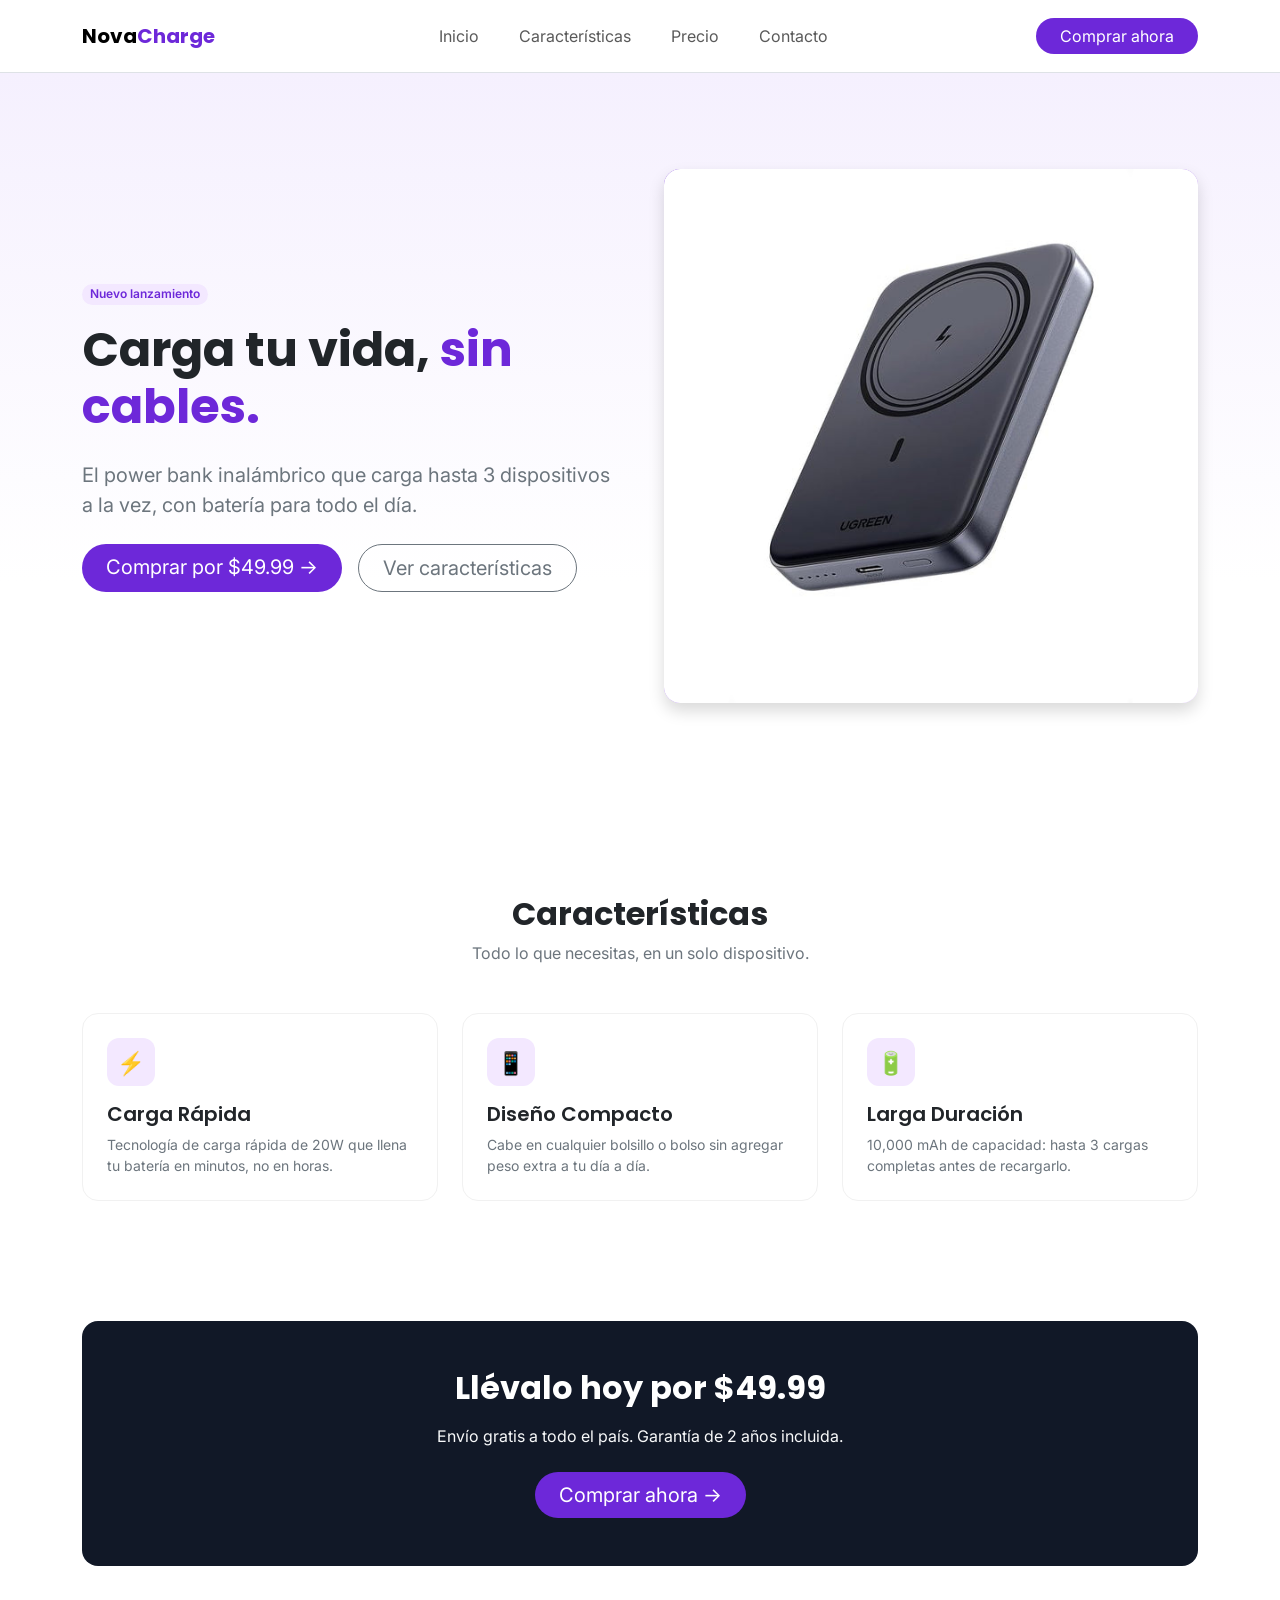
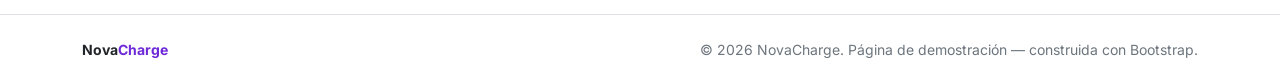
<file: Bootstrap/index.html>
<!DOCTYPE html>
<html lang="es">
<head>
  <meta charset="UTF-8">
  <meta name="viewport" content="width=device-width, initial-scale=1.0">
  <title>NovaCharge | Versión Bootstrap</title>

  <link rel="preconnect" href="https://fonts.googleapis.com">
  <link href="https://fonts.googleapis.com/css2?family=Poppins:wght@600;700;800&family=Inter:wght@400;500;600&display=swap" rel="stylesheet">

  <!-- Bootstrap CSS vía CDN -->
  <link href="https://cdn.jsdelivr.net/npm/bootstrap@5.3.3/dist/css/bootstrap.min.css" rel="stylesheet">

  <!-- Nuestros ajustes de marca (Bootstrap no trae estos estilos, hay que agregarlos aparte) -->
  <link rel="stylesheet" href="styles.css">
</head>
<body>

  <!-- ===== NAVBAR ===== -->
  <header class="navbar navbar-expand-md bg-white sticky-top border-bottom py-3">
    <div class="container">
      <a class="navbar-brand fw-bold" href="#">Nova<span class="text-brand">Charge</span></a>

      <button class="navbar-toggler" type="button" data-bs-toggle="collapse" data-bs-target="#navMenu">
        <span class="navbar-toggler-icon"></span>
      </button>

      <div class="collapse navbar-collapse" id="navMenu">
        <ul class="navbar-nav mx-auto gap-md-4 text-center">
          <li class="nav-item"><a class="nav-link" href="#inicio">Inicio</a></li>
          <li class="nav-item"><a class="nav-link" href="#caracteristicas">Características</a></li>
          <li class="nav-item"><a class="nav-link" href="#precio">Precio</a></li>
          <li class="nav-item"><a class="nav-link" href="#contacto">Contacto</a></li>
        </ul>
        <a href="#precio" class="btn btn-brand rounded-pill px-4">Comprar ahora</a>
      </div>
    </div>
  </header>

  <!-- ===== HERO ===== -->
  <section id="inicio" class="hero-section py-5">
    <div class="container py-5">
      <div class="row align-items-center g-5">
        <div class="col-md-6">
          <span class="badge rounded-pill bg-brand-soft text-brand fw-semibold mb-3">Nuevo lanzamiento</span>
          <h1 class="fw-bold display-5 mb-4">Carga tu vida, <span class="text-brand">sin cables.</span></h1>
          <p class="text-secondary fs-5 mb-4">
            El power bank inalámbrico que carga hasta 3 dispositivos a la vez, con batería para todo el día.
          </p>
          <div class="d-flex flex-wrap gap-3">
            <a href="#precio" class="btn btn-brand btn-lg rounded-pill px-4">Comprar por $49.99 →</a>
            <a href="#caracteristicas" class="btn btn-outline-secondary btn-lg rounded-pill px-4">Ver características</a>
          </div>
        </div>

        <div class="col-md-6">
          <div class="hero-visual rounded-4 shadow overflow-hidden">
            <img src="powerbank.jpg" alt="Power bank inalámbrico NovaCharge" class="w-100 h-100 object-fit-cover">
          </div>
        </div>
      </div>
    </div>
  </section>

  <!-- ===== CARACTERÍSTICAS ===== -->
  <section id="caracteristicas" class="py-5">
    <div class="container py-5">
      <h2 class="fw-bold text-center mb-2">Características</h2>
      <p class="text-secondary text-center mb-5">Todo lo que necesitas, en un solo dispositivo.</p>

      <div class="row g-4">
        <div class="col-md-4">
          <div class="card feature-card h-100 border-0 p-2">
            <div class="card-body">
              <div class="feature-icon mb-3">⚡</div>
              <h3 class="h5 fw-semibold">Carga Rápida</h3>
              <p class="text-secondary small mb-0">Tecnología de carga rápida de 20W que llena tu batería en minutos, no en horas.</p>
            </div>
          </div>
        </div>

        <div class="col-md-4">
          <div class="card feature-card h-100 border-0 p-2">
            <div class="card-body">
              <div class="feature-icon mb-3">📱</div>
              <h3 class="h5 fw-semibold">Diseño Compacto</h3>
              <p class="text-secondary small mb-0">Cabe en cualquier bolsillo o bolso sin agregar peso extra a tu día a día.</p>
            </div>
          </div>
        </div>

        <div class="col-md-4">
          <div class="card feature-card h-100 border-0 p-2">
            <div class="card-body">
              <div class="feature-icon mb-3">🔋</div>
              <h3 class="h5 fw-semibold">Larga Duración</h3>
              <p class="text-secondary small mb-0">10,000 mAh de capacidad: hasta 3 cargas completas antes de recargarlo.</p>
            </div>
          </div>
        </div>
      </div>
    </div>
  </section>

  <!-- ===== CTA / PRECIO ===== -->
  <section id="precio" class="py-4">
    <div class="container">
      <div class="cta-banner rounded-4 text-center text-white px-4 py-5">
        <h2 class="fw-bold mb-3">Llévalo hoy por $49.99</h2>
        <p class="text-light mb-4">Envío gratis a todo el país. Garantía de 2 años incluida.</p>
        <a href="#contacto" class="btn btn-brand btn-lg rounded-pill px-4">Comprar ahora →</a>
      </div>
    </div>
  </section>

  <!-- ===== FOOTER ===== -->
  <footer id="contacto" class="border-top py-4 mt-4">
    <div class="container d-flex flex-column flex-md-row justify-content-between align-items-center gap-3 small text-secondary">
      <p class="fw-bold text-dark mb-0">Nova<span class="text-brand">Charge</span></p>
      <p class="mb-0">© 2026 NovaCharge. Página de demostración — construida con Bootstrap.</p>
    </div>
  </footer>

  <!-- Bootstrap JS (Popper incluido) — necesario para que funcione el menú colapsable en móvil -->
  <script src="https://cdn.jsdelivr.net/npm/bootstrap@5.3.3/dist/js/bootstrap.bundle.min.js"></script>
</body>
</html>
</file>
<file: Bootstrap/styles.css>
/* custom.css — Estilos propios que Bootstrap NO trae por defecto.
   A diferencia de Tailwind (donde todo se hace con clases en el HTML),
   con Bootstrap normalmente necesitas un CSS aparte para tu marca. */

:root {
  --brand: #6d28d9;
  --brand-dark: #4c1d95;
  --brand-light: #a855f7;
}

body {
  font-family: 'Inter', sans-serif;
}

h1, h2, h3, .navbar-brand {
  font-family: 'Poppins', sans-serif;
}

.text-brand {
  color: var(--brand) !important;
}

.bg-brand-soft {
  background-color: #f3e8ff;
}

/* Bootstrap trae .btn-primary, .btn-secondary, etc, pero no un color de marca
   personalizado — hay que definirlo nosotros a mano */
.btn-brand {
  background-color: var(--brand);
  color: #fff;
  border: none;
}

.btn-brand:hover {
  background-color: var(--brand-dark);
  color: #fff;
}

.hero-section {
  background: linear-gradient(180deg, #f5f0fe 0%, #ffffff 70%);
}

.hero-visual {
  aspect-ratio: 1 / 1;
  background: linear-gradient(135deg, var(--brand), #d8b4fe);
}

.feature-icon {
  width: 48px;
  height: 48px;
  border-radius: 12px;
  background-color: #f3e8ff;
  display: flex;
  align-items: center;
  justify-content: center;
  font-size: 1.4rem;
}

.feature-card {
  border: 1px solid #f1f1f1 !important;
  border-radius: 16px;
  transition: box-shadow 0.2s ease;
}

.feature-card:hover {
  box-shadow: 0 10px 30px rgba(0,0,0,0.06);
}

.cta-banner {
  background-color: #111827;
}
</file>
